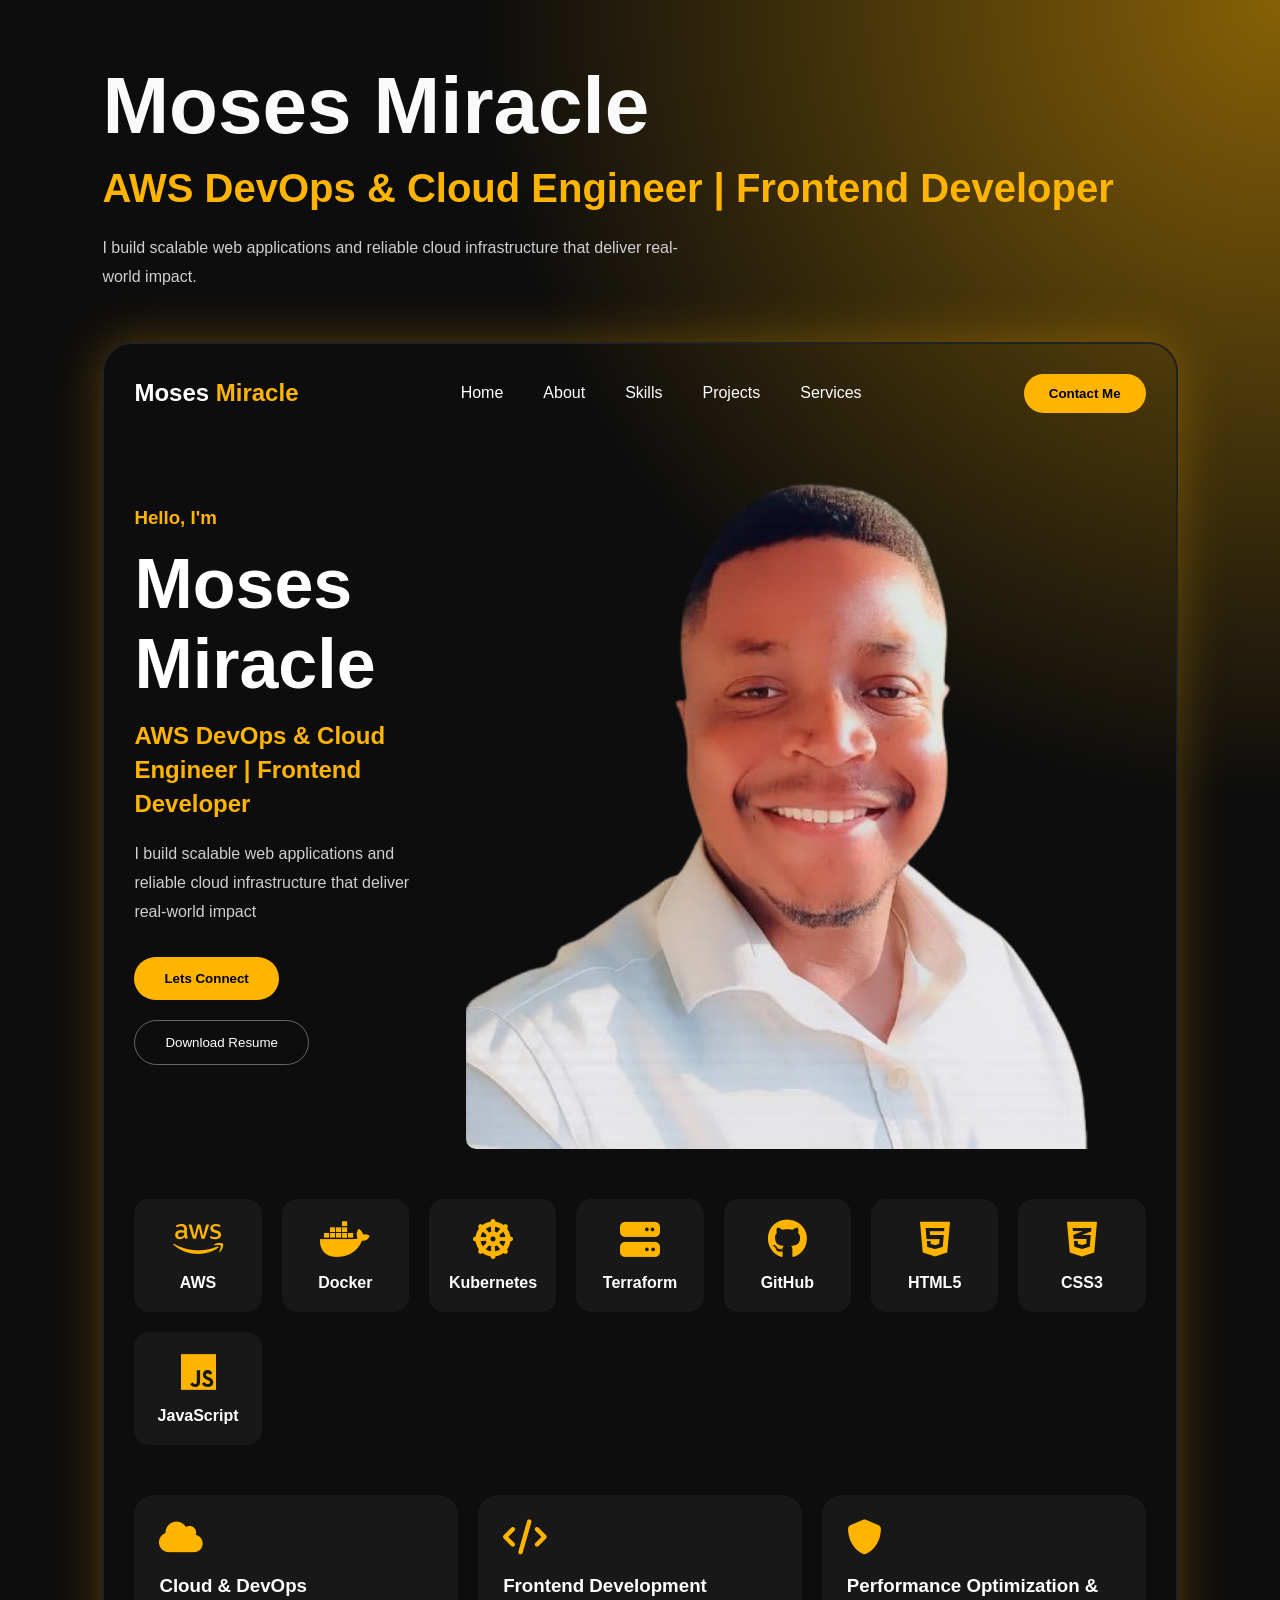
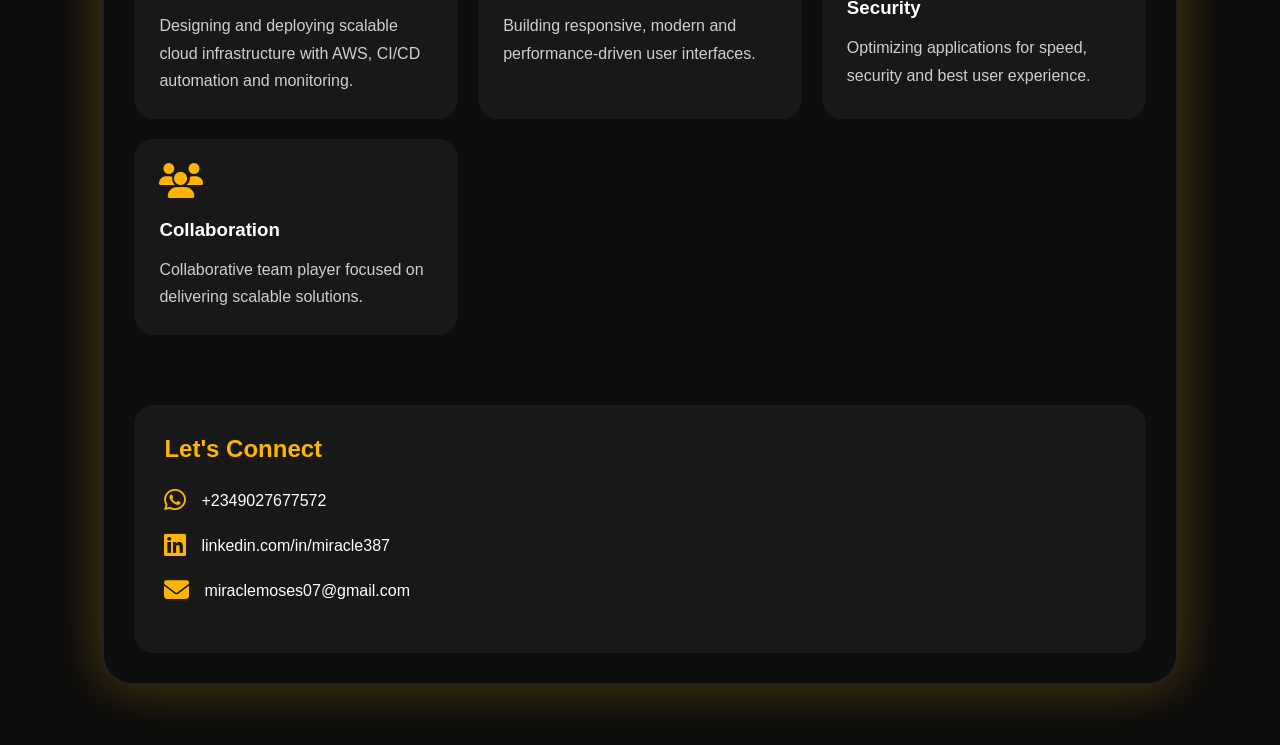
<file: index.html>
<!DOCTYPE html>
<html lang="en">
<head>
<meta charset="UTF-8">
<meta name="viewport" content="width=device-width, initial-scale=1.0">
<title>Moses Miracle Portfolio</title> <link rel="stylesheet" href="index.css">

<!-- FONT AWESOME -->
<link rel="stylesheet"
href="https://cdnjs.cloudflare.com/ajax/libs/font-awesome/6.5.1/css/all.min.css"/>


</head>
<body>

<section class="hero">

<!-- TOP TEXT -->

<div class="hero-text">

<h1>Moses Miracle</h1>

<h2 class="animate-text">
AWS DevOps & Cloud Engineer |
Frontend Developer
</h2>

<p>
I build scalable web applications and 
reliable cloud infrastructure that deliver
real-world impact.
</p>

</div>

<!-- LAPTOP -->

<div class="laptop">

<!-- NAVBAR -->

<nav>

<div class="logo">
Moses <span>Miracle</span>
</div>

<ul>
<li><a href="index.html">Home</a></li>
<li><a href="about.html#about">About</a></li>
<li><a href="about.html#skills">Skills</a></li>
<li><a href="about.html#projects">Projects</a></li>
<li><a href="about.html#services">Services</a></li>
</ul>

<a href="about.html#contact">  <button class="contact-btn">
Contact Me
</button>

</nav>

<!-- CONTENT -->

<div class="main-content">

<!-- LEFT -->

<div class="left">

<h3>Hello, I'm</h3>

<h1>Moses Miracle</h1>

<h2>
    AWS DevOps & Cloud Engineer |
    Frontend Developer
</h2>

<p>
    I build scalable web applications and 
    reliable cloud infrastructure that deliver 
    real-world impact
</p>

<div class="buttons">

    <button class="btn1">
        Lets Connect
    </button>

    <button class="btn2">
        Download Resume
    </button>

</div>

</div>

<!-- RIGHT -->

<div class="right">

<img src="/image/mimip-removebg-preview.png" alt="profile">

</div>

</div>

<!-- TECH STACK -->

<div class="tech-stack">

<div class="tech-box">
<i class="fa-brands fa-aws"></i>
<h4>AWS</h4>
</div>

<div class="tech-box">
<i class="fa-brands fa-docker"></i>
<h4>Docker</h4>
</div>

<div class="tech-box">
<i class="fa-solid fa-dharmachakra"></i>
<h4>Kubernetes</h4>
</div>

<div class="tech-box">
<i class="fa-solid fa-server"></i>
<h4>Terraform</h4>
</div>

<div class="tech-box">
<i class="fa-brands fa-github"></i>
<h4>GitHub</h4>
</div>

<div class="tech-box">
<i class="fa-brands fa-html5"></i>
<h4>HTML5</h4>
</div>

<div class="tech-box">
<i class="fa-brands fa-css3-alt"></i>
<h4>CSS3</h4>
</div>

<div class="tech-box">
<i class="fa-brands fa-js"></i>
<h4>JavaScript</h4>
</div>

</div>

<!-- CARDS -->

<div class="cards">

<div class="card">

<i class="fa-solid fa-cloud"></i>

<h3>Cloud & DevOps</h3>

<p>
    Designing and deploying scalable
    cloud infrastructure with AWS,
    CI/CD automation and monitoring.
</p>

</div>

<div class="card">

<i class="fa-solid fa-code"></i>

<h3>Frontend Development</h3>

<p>
    Building responsive, modern and
    performance-driven user interfaces.
</p>

</div>

<div class="card">

<i class="fa-solid fa-shield"></i>

<h3>Performance Optimization & Security</h3>

<p>
    Optimizing applications for speed,
    security and best user experience.
</p>

</div>

<div class="card">

<i class="fa-solid fa-users"></i>

<h3>Collaboration</h3>

<p>
    Collaborative team player focused on delivering scalable solutions.
</p>

</div>

</div>

<!-- CONTACT -->

<div class="contact-section">

<h2>Let's Connect</h2>

<div class="contact-item">
<i class="fa-brands fa-whatsapp"></i>
<span><a href="https://wa.me/2349027677572" target="_blank">+2349027677572</a></span>
</div>

<div class="contact-item">
<i class="fa-brands fa-linkedin"></i>
<span><a href="https://linkedin.com/in/miracle387" target="_blank">linkedin.com/in/miracle387</a></span>
</div>

<div class="contact-item">
<i class="fa-solid fa-envelope"></i>
<span><a href="mailto:miraclemoses07@gmail.com">miraclemoses07@gmail.com</a></span>
</div>

</div>

</div>

</section>

</body>
</html>
</file>
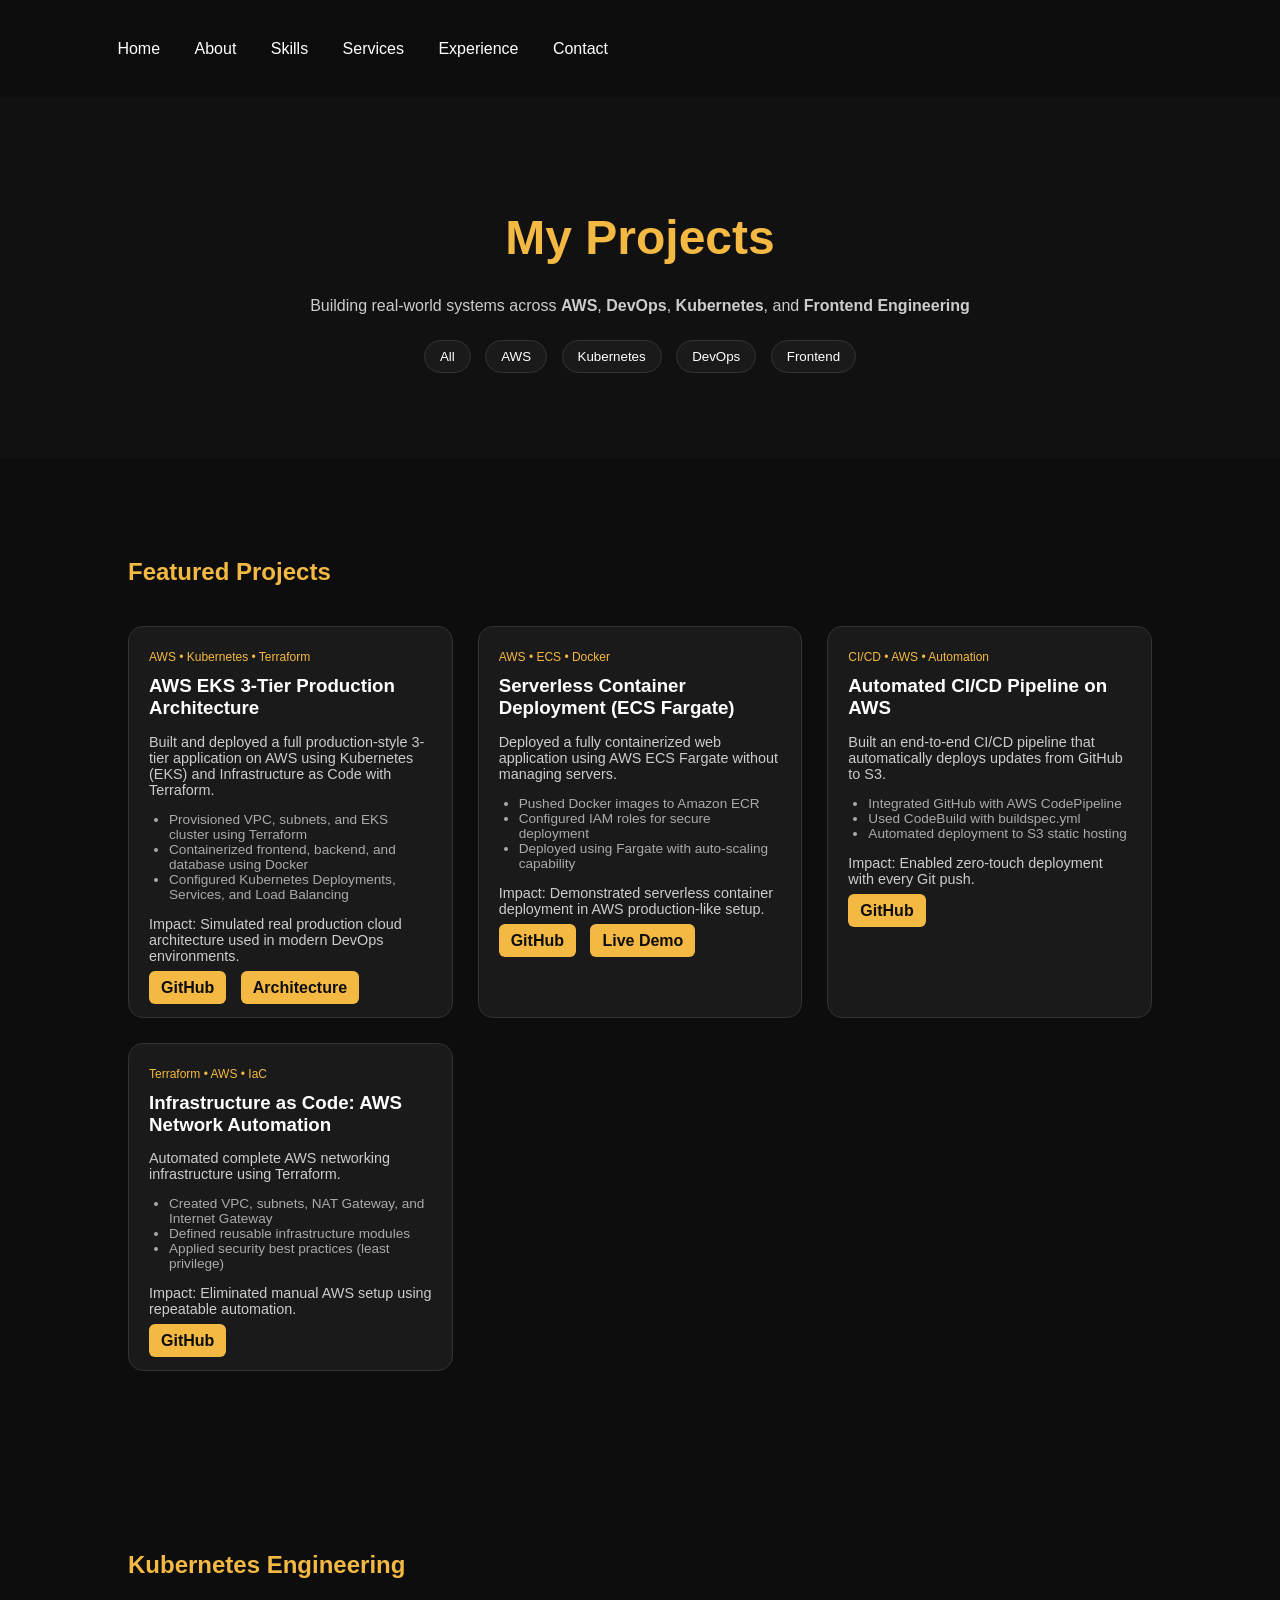
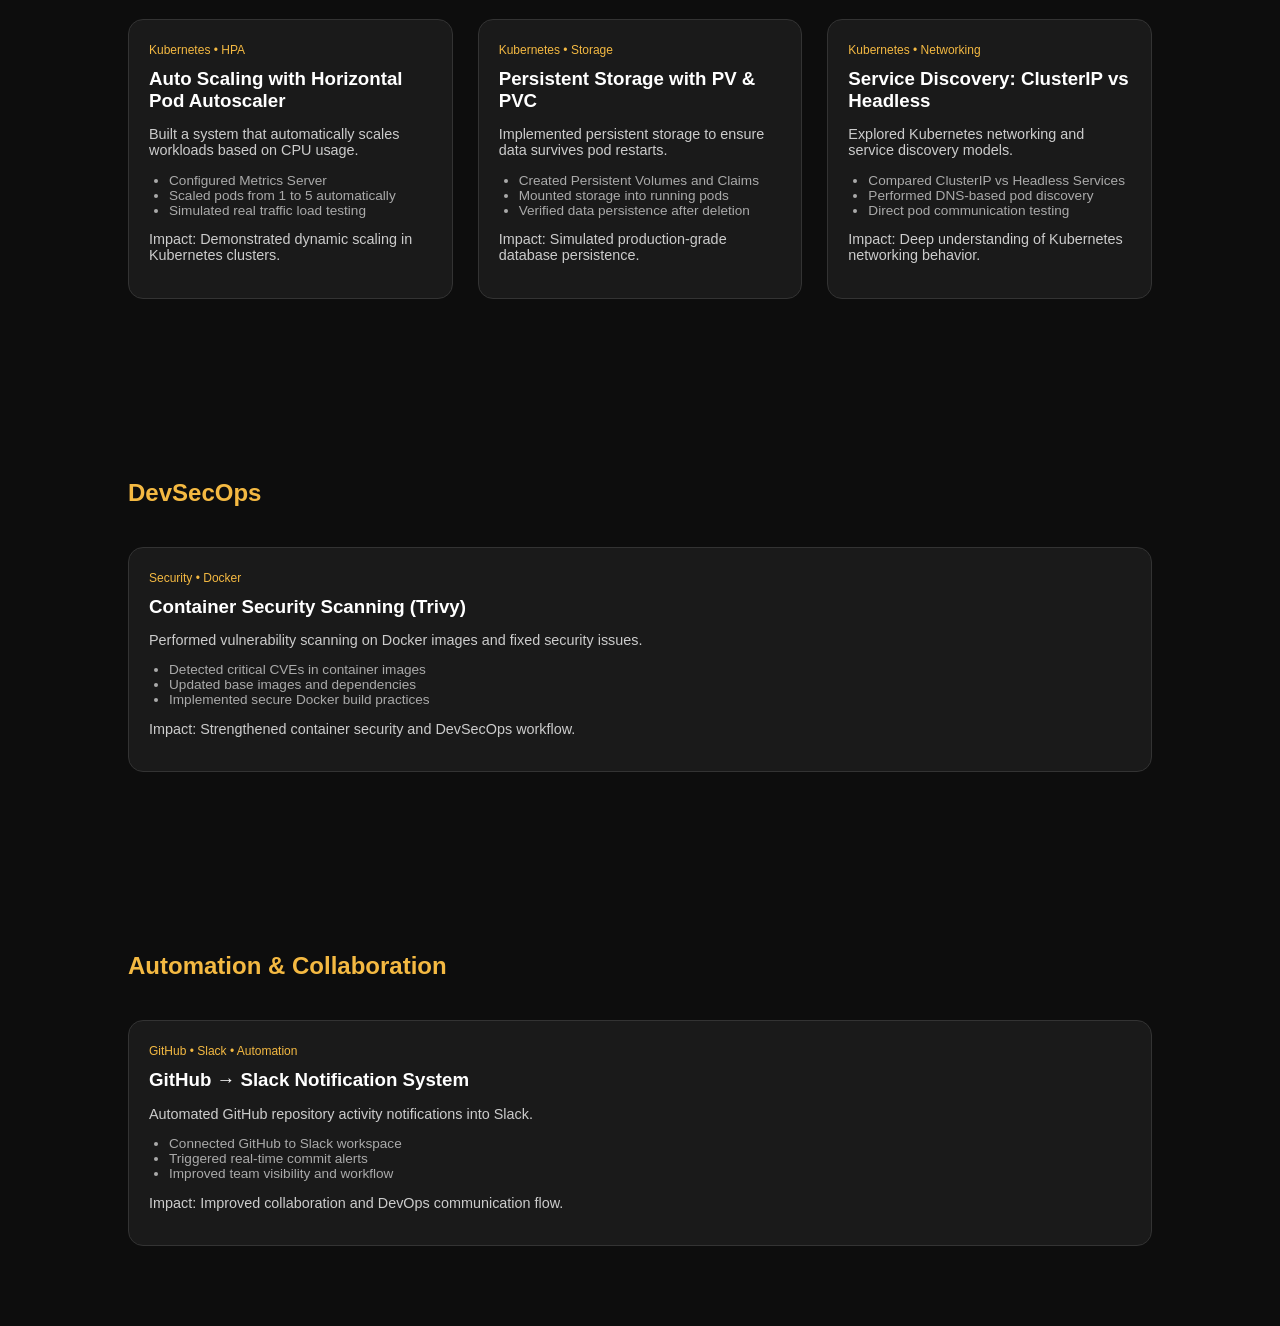
<file: portfolio.html>
<!DOCTYPE html>
<html lang="en">
<head>
    <meta charset="UTF-8">
    <title>Projects | Moses Miracle</title>
    <link rel="stylesheet" href="portfolio.css">
</head>

<body>

<header class="hero2">


<nav>
<a href="index.html">Home</a>
<a href="about.html">About</a>
<a href="about.html#skills">Skills</a>
<a href="about.html#services">Services</a>
<a href="about.html#experience">Experience</a>
<a href="about.html#contact">Contact</a>
</nav>
</header>





<header class="hero">
    
    <h1>My Projects</h1>
    <p>
        Building real-world systems across <b>AWS</b>, <b>DevOps</b>, <b>Kubernetes</b>, and <b>Frontend Engineering</b>
    </p>

    <!-- FILTER BUTTONS -->
    <div class="filters">
        <button>All</button>
        <button>AWS</button>
        <button>Kubernetes</button>
        <button>DevOps</button>
        <button>Frontend</button>
    </div>
</header>

<!-- FEATURED SECTION -->
<section class="section">

    <h2> Featured Projects</h2>

    <div class="grid">

        <!-- PROJECT 1 -->
        <div class="card aws">
            <span class="tag">AWS • Kubernetes • Terraform</span>

            <h3>AWS EKS 3-Tier Production Architecture</h3>

            <p>
                Built and deployed a full production-style 3-tier application on AWS using Kubernetes (EKS)
                and Infrastructure as Code with Terraform.
            </p>

            <ul>
                <li>Provisioned VPC, subnets, and EKS cluster using Terraform</li>
                <li>Containerized frontend, backend, and database using Docker</li>
                <li>Configured Kubernetes Deployments, Services, and Load Balancing</li>
            </ul>

            <p class="impact">
                 Impact: Simulated real production cloud architecture used in modern DevOps environments.
            </p>

            <div class="links">
                <a href="#">GitHub</a>
                <a href="#">Architecture</a>
            </div>
        </div>

        <!-- PROJECT 2 -->
        <div class="card aws">
            <span class="tag">AWS • ECS • Docker</span>

            <h3>Serverless Container Deployment (ECS Fargate)</h3>

            <p>
                Deployed a fully containerized web application using AWS ECS Fargate without managing servers.
            </p>

            <ul>
                <li>Pushed Docker images to Amazon ECR</li>
                <li>Configured IAM roles for secure deployment</li>
                <li>Deployed using Fargate with auto-scaling capability</li>
            </ul>

            <p class="impact">
                 Impact: Demonstrated serverless container deployment in AWS production-like setup.
            </p>

            <div class="links">
                <a href="#">GitHub</a>
                <a href="#">Live Demo</a>
            </div>
        </div>

        <!-- PROJECT 3 -->
        <div class="card devops">
            <span class="tag">CI/CD • AWS • Automation</span>

            <h3>Automated CI/CD Pipeline on AWS</h3>

            <p>
                Built an end-to-end CI/CD pipeline that automatically deploys updates from GitHub to S3.
            </p>

            <ul>
                <li>Integrated GitHub with AWS CodePipeline</li>
                <li>Used CodeBuild with buildspec.yml</li>
                <li>Automated deployment to S3 static hosting</li>
            </ul>

            <p class="impact">
                 Impact: Enabled zero-touch deployment with every Git push.
            </p>

            <div class="links">
                <a href="#">GitHub</a>
            </div>
        </div>

        <!-- PROJECT 4 -->
        <div class="card devops">
            <span class="tag">Terraform • AWS • IaC</span>

            <h3>Infrastructure as Code: AWS Network Automation</h3>

            <p>
                Automated complete AWS networking infrastructure using Terraform.
            </p>

            <ul>
                <li>Created VPC, subnets, NAT Gateway, and Internet Gateway</li>
                <li>Defined reusable infrastructure modules</li>
                <li>Applied security best practices (least privilege)</li>
            </ul>

            <p class="impact">
                 Impact: Eliminated manual AWS setup using repeatable automation.
            </p>

            <div class="links">
                <a href="#">GitHub</a>
            </div>
        </div>

    </div>
</section>

<!-- KUBERNETES SECTION -->
<section class="section">

    <h2> Kubernetes Engineering</h2>

    <div class="grid">

        <div class="card kubernetes">
            <span class="tag">Kubernetes • HPA</span>
            <h3>Auto Scaling with Horizontal Pod Autoscaler</h3>

            <p>
                Built a system that automatically scales workloads based on CPU usage.
            </p>

            <ul>
                <li>Configured Metrics Server</li>
                <li>Scaled pods from 1 to 5 automatically</li>
                <li>Simulated real traffic load testing</li>
            </ul>

            <p class="impact"> Impact: Demonstrated dynamic scaling in Kubernetes clusters.</p>
        </div>

        <div class="card kubernetes">
            <span class="tag">Kubernetes • Storage</span>
            <h3>Persistent Storage with PV & PVC</h3>

            <p>
                Implemented persistent storage to ensure data survives pod restarts.
            </p>

            <ul>
                <li>Created Persistent Volumes and Claims</li>
                <li>Mounted storage into running pods</li>
                <li>Verified data persistence after deletion</li>
            </ul>

            <p class="impact"> Impact: Simulated production-grade database persistence.</p>
        </div>

        <div class="card kubernetes">
            <span class="tag">Kubernetes • Networking</span>
            <h3>Service Discovery: ClusterIP vs Headless</h3>

            <p>
                Explored Kubernetes networking and service discovery models.
            </p>

            <ul>
                <li>Compared ClusterIP vs Headless Services</li>
                <li>Performed DNS-based pod discovery</li>
                <li>Direct pod communication testing</li>
            </ul>

            <p class="impact"> Impact: Deep understanding of Kubernetes networking behavior.</p>
        </div>

    </div>
</section>

<!-- DEVSECOPS -->
<section class="section">

    <h2>DevSecOps</h2>

    <div class="grid">

        <div class="card devsecops">
            <span class="tag">Security • Docker</span>
            <h3>Container Security Scanning (Trivy)</h3>

            <p>
                Performed vulnerability scanning on Docker images and fixed security issues.
            </p>

            <ul>
                <li>Detected critical CVEs in container images</li>
                <li>Updated base images and dependencies</li>
                <li>Implemented secure Docker build practices</li>
            </ul>

            <p class="impact"> Impact: Strengthened container security and DevSecOps workflow.</p>
        </div>

    </div>
</section>

<!-- AUTOMATION -->
<section class="section">

    <h2> Automation & Collaboration</h2>

    <div class="grid">

        <div class="card devops">
            <span class="tag">GitHub • Slack • Automation</span>
            <h3>GitHub → Slack Notification System</h3>

            <p>
                Automated GitHub repository activity notifications into Slack.
            </p>

            <ul>
                <li>Connected GitHub to Slack workspace</li>
                <li>Triggered real-time commit alerts</li>
                <li>Improved team visibility and workflow</li>
            </ul>

            <p class="impact"> Impact: Improved collaboration and DevOps communication flow.</p>
        </div>

    </div>
</section>

</body>
</html>
</file>
<file: index.css>
*{
margin:0;
padding:0;
box-sizing:border-box;
font-family:Arial, Helvetica, sans-serif;
}

body{
background:#0d0d0d;
color:rgba(255, 255, 255, 0.982);
overflow-x:hidden;
}

/* HERO SECTION */

.animate-text{
animation: slideIn 1.5s ease;
}

@keyframes slideIn{
from{
transform: translateX(-100px);
opacity: 0;
}
to{
transform: translateX(0);
opacity: 1;
}
}

.hero{
width:100%;
min-height:100vh;
padding:60px 8%;
background:
radial-gradient(circle at top right,
rgba(255, 179, 0, 0.5),
transparent 30%);
}

.hero-text h1{
font-size:80px;
font-weight:bold;
margin-bottom:10px;
}

.hero-text h2{
color:#ffb400;
font-size:40px;
line-height:1.3;
margin-bottom:20px;
}

.hero-text p{
width:600px;
line-height:1.8;
color:#cfcfcf;
margin-bottom:50px;
}

/* LAPTOP */

.laptop{
background:#0d0d0d02;
color:white;
width:100%;
/* background:#111111; */
border-radius:30px;
padding:30px;
border:2px solid #222;
box-shadow:0 0 50px rgba(255, 174, 0, 0.3);
}

/* NAVBAR */

nav{
display:flex;
justify-content:space-between;
align-items:center;
margin-bottom:50px;
}

.logo{
font-size:24px;
font-weight:bold;
}

.logo span{
color:#ffb400;
}

nav ul{
display:flex;
list-style:none;
gap:40px;
}

nav ul li{
cursor:pointer;
transition:0.3s;
}

nav ul li:hover{
color:#ffb400;
}

.contact-btn{
padding:12px 25px;
border:none;
border-radius:30px;
background:#ffb400;
color:black;
font-weight:bold;
cursor:pointer;
}

/* MAIN CONTENT */

.main-content{
display:flex;
justify-content:space-between;
align-items:center;
gap:50px;
flex-wrap:wrap;
}

.left{
flex:1;
}

.left h3{
color:#ffb400;
margin-bottom:15px;
}

.left h1{
font-size:70px;
margin-bottom:15px;
}

.left h2{
color:#ffb400;
line-height:1.4;
margin-bottom:20px;
}

.left p{
color:#cfcfcf;
line-height:1.8;
margin-bottom:30px;
}

.buttons{
display:flex;
gap:20px;
margin-bottom:40px;
flex-wrap:wrap;
}

.btn1{
padding:14px 30px;
border:none;
border-radius:30px;
background:#ffb400;
color:black;
font-weight:bold;
cursor:pointer;
}

.btn2{
padding:14px 30px;
border-radius:30px;
background:transparent;
border:1px solid #666;
color:white;
cursor:pointer;
}

/* IMAGE */

.right{
flex:1;
display:flex;
justify-content:center;

}

.right img{
width:680px;
border-radius:10px;

}

/* TECH STACK */

.tech-stack{
margin-top:50px;
display:grid;
grid-template-columns:repeat(auto-fit, minmax(120px,1fr));
gap:20px;

}

.tech-box{
background:#181818;
padding:20px;
border-radius:15px;
text-align:center;
transition:0.3s;
}

.tech-box:hover{
transform:translateY(-5px);
box-shadow:0 0 20px rgba(255, 174, 0, 0.3);
}

.tech-box i{
font-size:40px;
color:#ffb400;
margin-bottom:15px;
}

/* CARDS */

.cards{
margin-top:50px;
display:grid;
grid-template-columns:repeat(auto-fit, minmax(250px,1fr));
gap:20px;
}

.card{
background:#181818;
padding:25px;
border-radius:20px;
transition:0.3s;
}

.card:hover{
transform:translateY(-5px);
box-shadow:0 0 20px rgba(255, 174, 0, 0.2);
}

.card i{
color:#ffb400;
font-size:35px;
margin-bottom:20px;
}

.card h3{
margin-bottom:15px;
}

.card p{
color:#cfcfcf;
line-height:1.7;
}

/* CONTACT */

.contact-section{
margin-top:70px;
background:#181818;
padding:30px;
border-radius:20px;
}

.contact-section h2{
color:#ffb400;
margin-bottom:25px;
}

.contact-item{
display:flex;
align-items:center;
gap:15px;
margin-bottom:20px;
}

.contact-item i{
color:#ffb400;
font-size:25px;
}

/* RESPONSIVE */

@media(max-width:900px){

.hero-text h1{
    font-size:50px;
}

.hero-text h2{
    font-size:28px;
}

.hero-text p{
    width:100%;
}

.left h1{
    font-size:45px;
}

nav{
    flex-direction:column;
    gap:20px;
}

nav ul{
    gap:20px;
    flex-wrap:wrap;
    justify-content:center;
}

.right img{
    width:100%;
}

}


a{
color: white;
text-decoration: none;
}
</file>
<file: portfolio.css>
body{
    margin:0;
    font-family:Arial, sans-serif;
    background:#0d0d0d;
    color:white;
}

/* HERO */
.hero{
    text-align:center;
    padding:80px 20px;
    background:#111;
}

.hero h1{
    color:#f4b942;
    font-size:3rem;
}

.hero p{
    color:#ccc;
}

/* FILTERS */
.filters{
    margin-top:20px;
}

.filters button{
    background:#1a1a1a;
    color:#fff;
    border:1px solid #333;
    padding:8px 15px;
    margin:5px;
    cursor:pointer;
    border-radius:20px;
}

.filters button:hover{
    border-color:#f4b942;
    color:#f4b942;
}

/* SECTIONS */
.section{
    padding:80px 10%;
}

.section h2{
    color:#f4b942;
    margin-bottom:40px;
}

/* GRID */
.grid{
    display:grid;
    grid-template-columns:repeat(auto-fit, minmax(300px, 1fr));
    gap:25px;
}

/* CARD */
.card{
    background:#1a1a1a;
    padding:20px;
    border-radius:15px;
    border:1px solid #333;
    transition:0.3s;
}

.card:hover{
    transform:translateY(-10px);
    border-color:#f4b942;
    box-shadow:0 0 20px rgba(244,185,66,0.3);
}

/* TAG */
.tag{
    font-size:0.75rem;
    color:#f4b942;
}

/* TITLE */
.card h3{
    margin:10px 0;
    color:#fff;
}

/* TEXT */
.card p{
    color:#ccc;
    font-size:0.9rem;
}

/* LIST */
.card ul{
    padding-left:20px;
    color:#aaa;
    font-size:0.85rem;
}

/* IMPACT */
.impact{
    margin-top:10px;
    color:#f4b942;
    font-size:0.85rem;
}

/* LINKS */
.links{
    margin-top:15px;
}

.links a{
    text-decoration:none;
    color:#0d0d0d;
    background:#f4b942;
    padding:8px 12px;
    border-radius:6px;
    margin-right:10px;
    font-weight:bold;
}


.hero2{
padding:40px 8%;
justify-content:left;
color: white;
}

.hero2 a{
    color:white;
    text-decoration:none;
    padding: 10px 15px;
    

    
    
      

}
</file>
